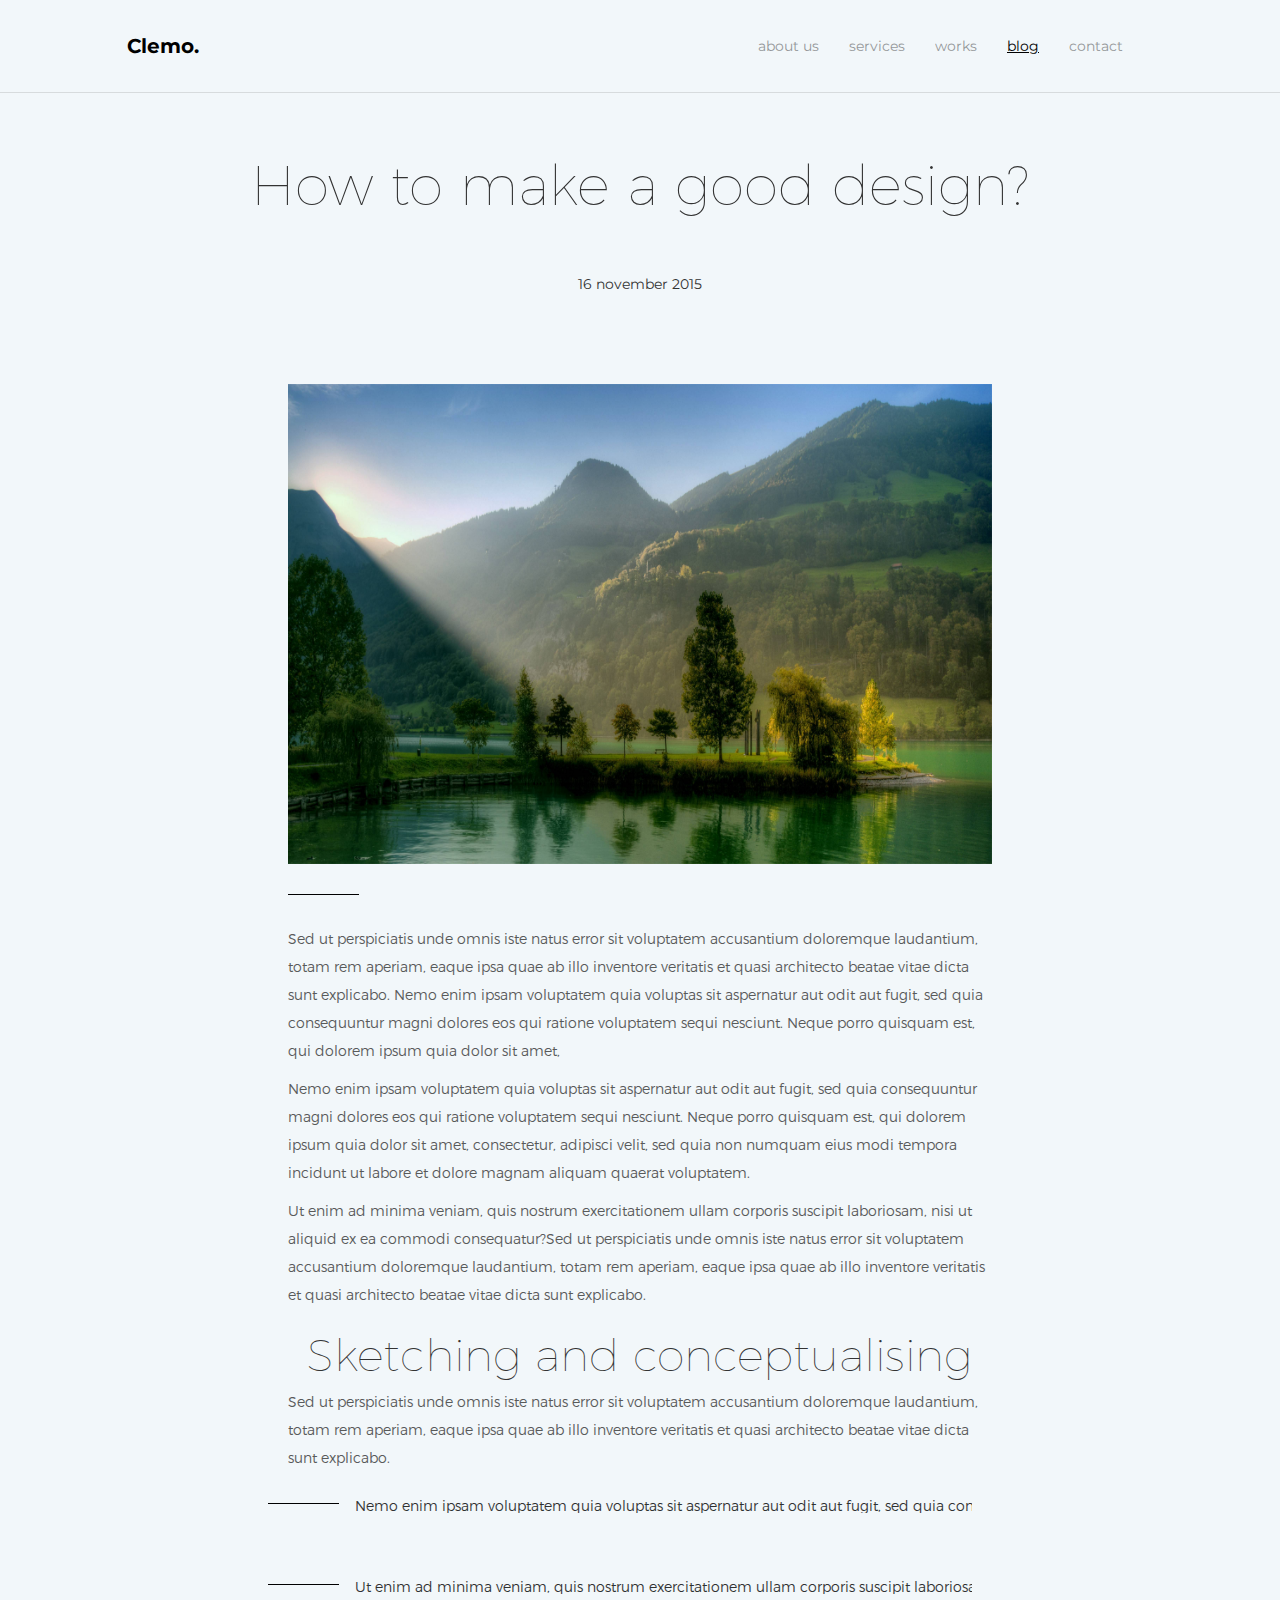
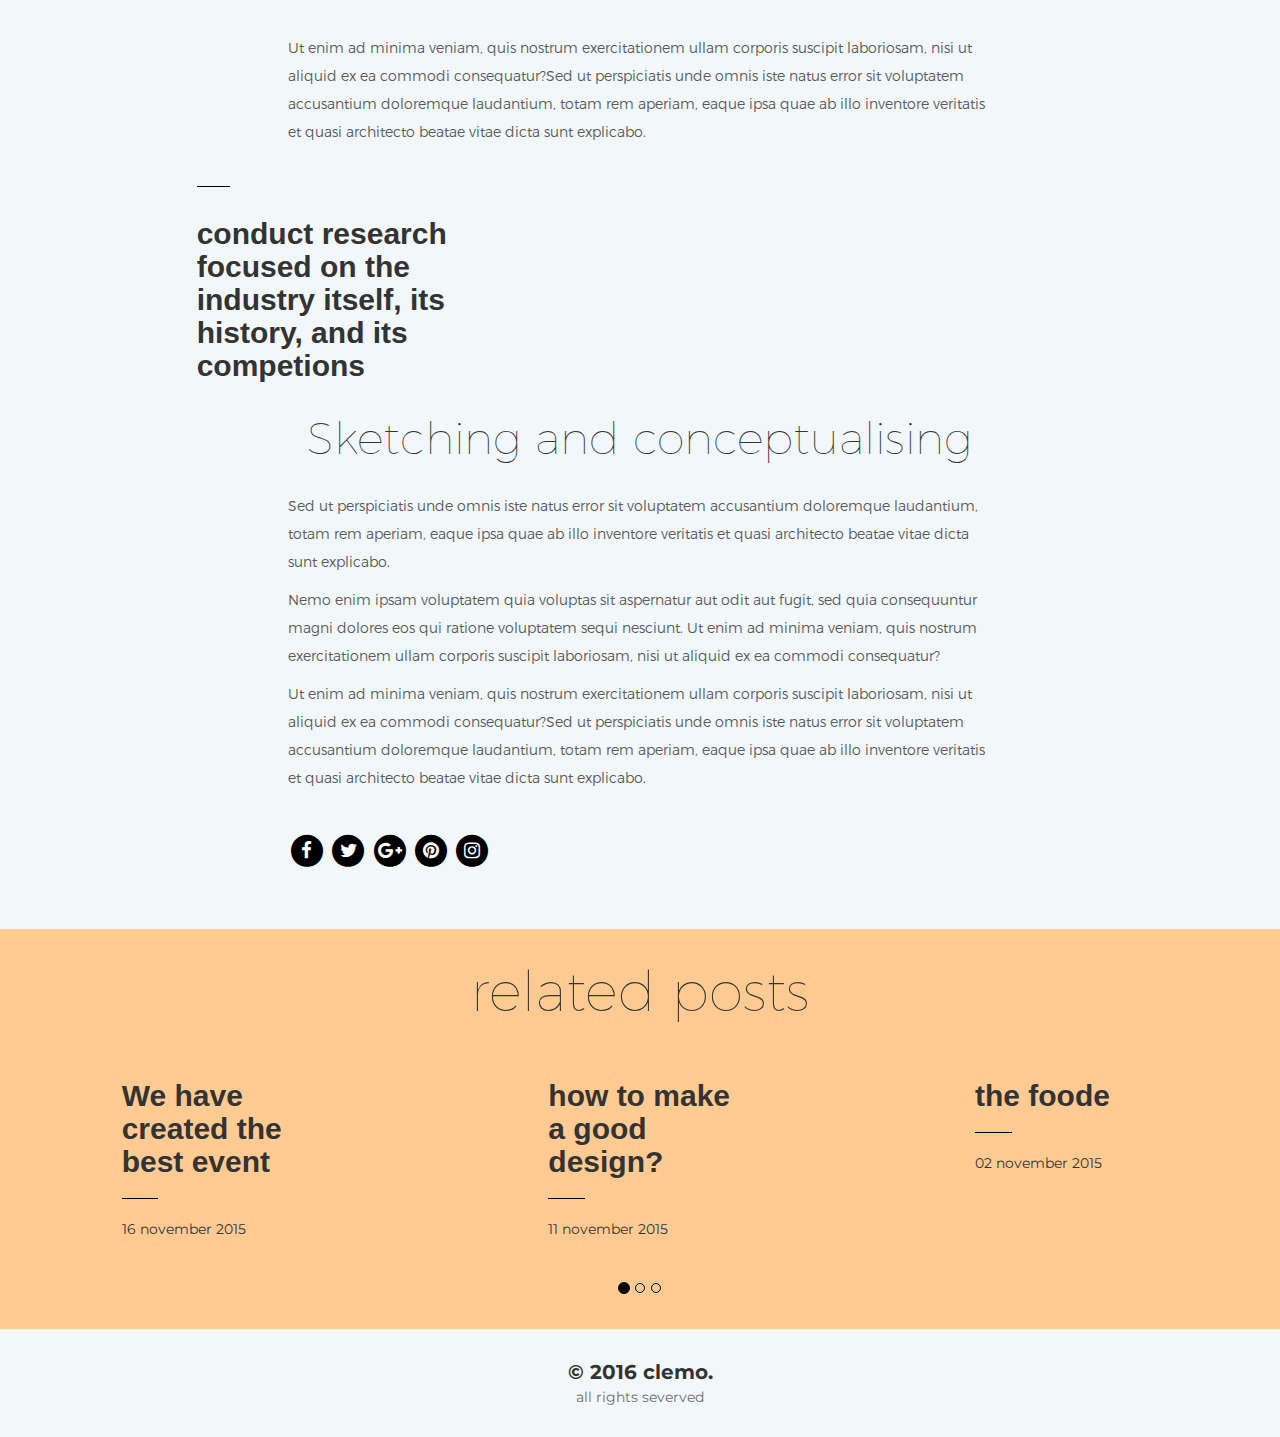
<file: blog-inner.html>
<!DOCTYPE html>
<html>
<head>
	<meta charset="utf-8">
	<meta http-equiv="X-UA-Compatible" content="IE=edge">
	<meta name="viewport" content="width=device-width, initial-scale=1">
	<title>Clemo</title>
	<link href="css/reset.css" rel="stylesheet">
	<link href="css/bootstrap.min.css" rel="stylesheet" >
	<link href="css/font-awesome.min.css" rel="stylesheet"/>
	<link href="css/styles.css" rel="stylesheet">
	<link href="css/header.css" rel="stylesheet">
	<link href="css/footer.css" rel="stylesheet">
	<link href="css/slide-related.css" rel="stylesheet">
	<link href="css/styles-blog-inner.css" rel="stylesheet">

	<link href="https://fonts.googleapis.com/css?family=Montserrat:400,700" rel="stylesheet">
	<script src="https://ajax.googleapis.com/ajax/libs/jquery/3.1.1/jquery.min.js"></script>
	<script src="js/bootstrap.min.js"></script>
	<script src="js/header.js"></script>
</head>
<body>
<div id="wrapper">
	<header>
		<nav class="navbar navbar-default">
         <div class="navbar-header">
              <button type="button" class="navbar-toggle" data-toggle="collapse" data-target="#menu">
                  <span class="sr-only">Toggle navigation</span>
                  <i class="fa fa-bars fa-2x" aria-hidden="true"></i>
              </button>
              <a href="index.html" class="navbar-brand">Clemo.</a>
          </div>

          <div id="menu" class="navbar-collapse collapse">
              <ul class="nav navbar-nav">
                  <li class="text-center"><a href="about-us.html" class="">about us</a></li>
                  <li class="text-center"><a href="services.html" >services</a></li>
                  <li class="text-center"><a href="works.html">works</a></li>
                  <li class="text-center"><a href="blog.html" class="active-nav">blog</a></li>
                  <li class="text-center"><a href="contact.html">contact</a></li>
              </ul>
          </div>
      </nav>
	</header>
	<hr id="header-hr">
	<main>
		<h2 class="text-center title" style="margin: 60px 0">How to make a good design?</h2>
		<p class="text-center">16 november 2015</p>
		<section id="blog-spot" class="container-fluid">
			<div class="col-lg-8 col-lg-offset-2 col-md-8 col-md-offset-2 col-sm-12 col-sm-offset-1">
				<img src="images/756-480.jpg" class="img-756-480" alt="756 580">
				<hr class="hr-div">
				<div id="text1">
					<p>
						Sed ut perspiciatis unde omnis iste natus error sit voluptatem accusantium doloremque laudantium, totam rem aperiam, eaque ipsa quae ab illo inventore veritatis et quasi architecto beatae vitae dicta sunt explicabo.
						Nemo enim ipsam voluptatem quia voluptas sit aspernatur aut odit aut fugit, sed quia consequuntur magni dolores eos qui ratione voluptatem sequi nesciunt. Neque porro quisquam est, qui dolorem ipsum quia dolor sit amet,</p>
						<p>
						Nemo enim ipsam voluptatem quia voluptas sit aspernatur aut odit aut fugit, sed quia consequuntur magni dolores eos qui ratione voluptatem sequi nesciunt. Neque porro quisquam est, qui dolorem ipsum quia dolor sit amet, consectetur, adipisci velit, sed quia non numquam eius modi tempora incidunt ut labore et dolore magnam aliquam quaerat voluptatem.</p>
						<p>
						Ut enim ad minima veniam, quis nostrum exercitationem ullam corporis suscipit laboriosam, nisi ut aliquid ex ea commodi consequatur?Sed ut perspiciatis unde omnis iste natus error sit voluptatem accusantium doloremque laudantium, totam rem aperiam, eaque ipsa quae ab illo inventore veritatis et quasi architecto beatae vitae dicta sunt explicabo.
						</p>
				</div>
				<div id="text2">
					<h3 class="title text-center" style="font-size: 45px">Sketching and conceptualising</h3>
					<p>
					Sed ut perspiciatis unde omnis iste natus error sit voluptatem accusantium doloremque laudantium, totam rem aperiam, eaque ipsa quae ab illo inventore veritatis et quasi architecto beatae vitae dicta sunt explicabo. </p>
					<hr class="hr-text" data-content="Nemo enim ipsam voluptatem quia voluptas sit aspernatur aut odit aut fugit, sed quia consequuntur magni dolores eos qui ratione voluptatem sequi nesciunt.">
					<br>

					<hr class="hr-text" data-content="Ut enim ad minima veniam, quis nostrum exercitationem ullam corporis suscipit laboriosam, nisi ut aliquid ex ea commodi consequatur?">
					<br>

					<p>
						Ut enim ad minima veniam, quis nostrum exercitationem ullam corporis suscipit laboriosam, nisi ut aliquid ex ea commodi consequatur?Sed ut perspiciatis unde omnis iste natus error sit voluptatem accusantium doloremque laudantium, totam rem aperiam, eaque ipsa quae ab illo inventore veritatis et quasi architecto beatae vitae dicta sunt explicabo.
					</p>
				</div>
			</div>

			<div id="quote-blog-inner" class="col-lg-4 col-lg-offset-1">
				<hr class="hr-div">
				<h2>conduct research focused on the industry itself, its history, and its competions</h2>
			</div>

			<div class="col-lg-8 col-lg-offset-2 col-md-8 col-md-offset-2 col-sm-12 col-sm-offset-1">
				<h3 class="title text-center" style="font-size: 45px; margin-bottom: 30px;">Sketching and conceptualising</h3>
				<p>Sed ut perspiciatis unde omnis iste natus error sit voluptatem accusantium doloremque laudantium, totam rem aperiam, eaque ipsa quae ab illo inventore veritatis et quasi architecto beatae vitae dicta sunt explicabo. </p>

				<p>Nemo enim ipsam voluptatem quia voluptas sit aspernatur aut odit aut fugit, sed quia consequuntur magni dolores eos qui ratione voluptatem sequi nesciunt. Ut enim ad minima veniam, quis nostrum exercitationem ullam corporis suscipit laboriosam, nisi ut aliquid ex ea commodi consequatur?</p>

				<p>Ut enim ad minima veniam, quis nostrum exercitationem ullam corporis suscipit laboriosam, nisi ut aliquid ex ea commodi consequatur?Sed ut perspiciatis unde omnis iste natus error sit voluptatem accusantium doloremque laudantium, totam rem aperiam, eaque ipsa quae ab illo inventore veritatis et quasi architecto beatae vitae dicta sunt explicabo.</p>
				<div id="social">
							<a class="fa-stack fa-lg" role="button" href="" target="_blank">
        						<i class="fa fa-circle fa-stack-2x"></i>
        					  	<i class="fa fa-facebook fa-stack-1x"></i>
    						</a>

    						<a class="fa-stack fa-lg" role="button" href="" target="_blank">
        						<i class="fa fa-circle fa-stack-2x"></i>
        					  	<i class="fa fa-twitter fa-stack-1x"></i>
    						</a>

    						<a class="fa-stack fa-lg" role="button" href="" target="_blank">
        						<i class="fa fa-circle fa-stack-2x"></i>
        					  	<i class="fa fa-google-plus fa-stack-1x"></i>
    						</a>

    						<a class="fa-stack fa-lg" role="button" href="" target="_blank">
        						<i class="fa fa-circle fa-stack-2x"></i>
        					  	<i class="fa fa-pinterest fa-stack-1x"></i>
    						</a>

    						<a class="fa-stack fa-lg" role="button" href="" target="_blank">
        						<i class="fa fa-circle fa-stack-2x"></i>
        					  	<i class="fa fa-instagram fa-stack-1x"></i>
    						</a>
				</div>
			</div>
		</section>

		<section class="container-fluid" style="padding: 0">
			<div id="slide-related" class="carousel" data-ride="carousel">
				<ol id="indicators-slide-related" class="carousel-indicators">
					<li data-target="#slide-related" data-slide-to="0" class="active" number="1"></li>
					<li data-target="#slide-related" data-slide-to="1" number="2"></li>
    				<li data-target="#slide-related" data-slide-to="2" number="3"></li>
				</ol>

				<div id="wrapper-slide-related" class="carousel-inner" role="listbox">
					<div id="mySlide-related" class="item active">
						<h2 class="text-center title" style="padding: 30px 0">related posts</h2>

						<div class="col-lg-2 col-md-2 col-sm-2 col-xs-12 col-lg-offset-1  col-md-offset-1 col-sm-offset-1 col-xs-offset-3">
							<h2>We have created the best event</h2>
							<hr>
							<p>16 november 2015</p>
						</div>

						<div class="col-lg-2 col-md-2 col-sm-2 col-xs-12 col-lg-offset-2 col-md-offset-2 col-sm-offset-2 col-xs-offset-3">
							<h2>how to make a good design?</h2>
							<hr>
							<p>11 november 2015</p>
						</div>

						<div class="col-lg-2 col-md-2 col-sm-2 col-xs-12 col-lg-offset-2 col-md-offset-2 col-sm-offset-2 col-xs-offset-3">
							<h2>the foode</h2>
							<hr>
							<p>02 november 2015</p>
						</div>
					</div>

					<div id="mySlide-related" class="item">
						<h2 class="text-center title" style="padding: 30px 0">related posts</h2>

						<div class="col-lg-2 col-md-2 col-sm-2 col-xs-12 col-lg-offset-1  col-md-offset-1 col-sm-offset-1 col-xs-offset-3">
							<h2>how to make a good cake?</h2>
							<hr>
							<p>16 november 2015</p>
						</div>

						<div class="col-lg-2 col-md-2 col-sm-2 col-xs-12 col-lg-offset-2 col-md-offset-2 col-sm-offset-2 col-xs-offset-3">
							<h2>how to make a good design?</h2>
							<hr>
							<p>11 november 2015</p>
						</div>

						<div class="col-lg-2 col-md-2 col-sm-2 col-xs-12 col-lg-offset-2 col-md-offset-2 col-sm-offset-2 col-xs-offset-3">
							<h2>the foode</h2>
							<hr>
							<p>02 november 2015</p>
						</div>
					</div>

					<div id="mySlide-related" class="item">
						<h2 class="text-center title" style="padding: 30px 0">related posts</h2>

						<div class="col-lg-2 col-md-2 col-sm-2 col-xs-12 col-lg-offset-1  col-md-offset-1 col-sm-offset-1 col-xs-offset-3">
							<h2>We have created the best event</h2>
							<hr>
							<p>16 november 2015</p>
						</div>

						<div class="col-lg-2 col-md-2 col-sm-2 col-xs-12 col-lg-offset-2 col-md-offset-2 col-sm-offset-2 col-xs-offset-3">
							<h2>how to make a good design?</h2>
							<hr>
							<p>11 november 2015</p>
						</div>

						<div class="col-lg-2 col-md-2 col-sm-2 col-xs-12 col-lg-offset-2 col-md-offset-2 col-sm-offset-2 col-xs-offset-3">
							<h2>the foode</h2>
							<hr>
							<p>02 november 2015</p>
						</div>
					</div>
				</div>
			</div>
		</section>
	</main>

	<footer class="content-info">
		<div class="footer-bottom text-center">
			<p>&copy; 2016 clemo.</p>
			<p>all rights severved</p>
		</div>
	</footer>
	<!-- end footer -->
</div>

</body>
</html>
</file>
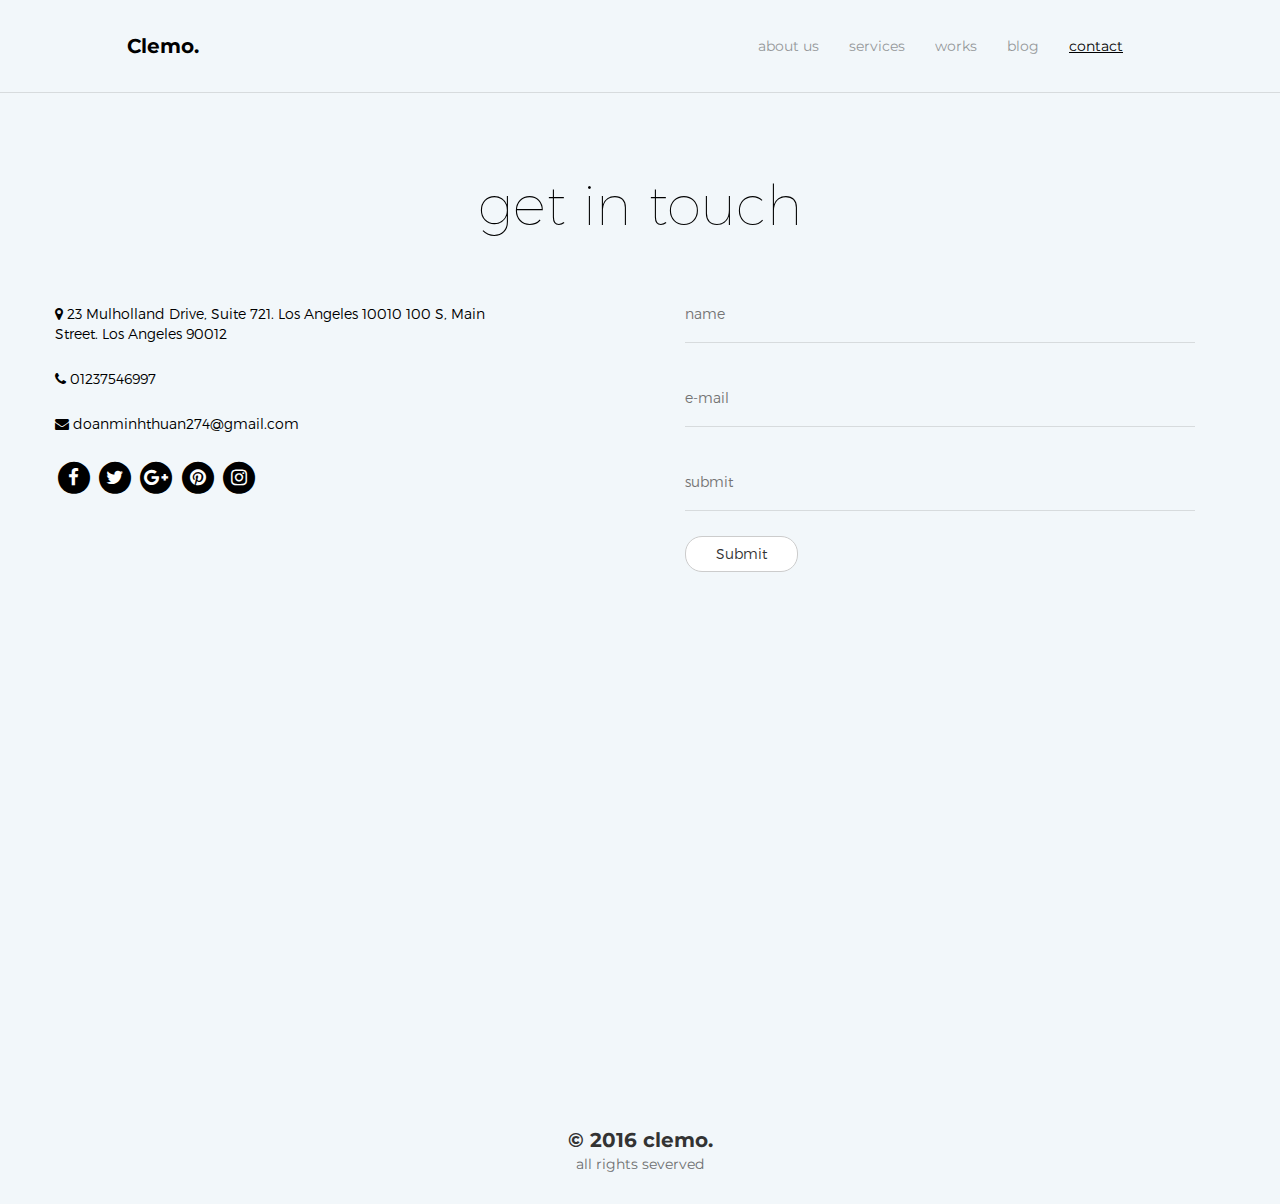
<file: contact.html>
<!DOCTYPE html>
<html>
<head>
	<meta charset="utf-8">
	<meta http-equiv="X-UA-Compatible" content="IE=edge">
	<meta name="viewport" content="width=device-width, initial-scale=1">
	<title>Clemo</title>
	<link href="css/reset.css" rel="stylesheet">
	<link href="css/bootstrap.min.css" rel="stylesheet" >
	<link href="css/font-awesome.min.css" rel="stylesheet"/>
	<link href="css/styles.css" rel="stylesheet">
	<link href="css/header.css" rel="stylesheet">
	<link href="css/footer.css" rel="stylesheet">
	<link href="css/contact-footer.css" rel="stylesheet">

	
	<link href="https://fonts.googleapis.com/css?family=Montserrat:400,700" rel="stylesheet">

	<script src="https://ajax.googleapis.com/ajax/libs/jquery/3.1.1/jquery.min.js"></script>
	<script src="js/bootstrap.min.js"></script>

</head>
<body>
<div id="wrapper">
	<header>
		<nav class="navbar navbar-default">
         <div class="navbar-header">
              <button type="button" class="navbar-toggle" data-toggle="collapse" data-target="#menu">
                  <span class="sr-only">Toggle navigation</span>
                  <i class="fa fa-bars fa-2x" aria-hidden="true"></i>
              </button>
              <a href="index.html" class="navbar-brand">Clemo.</a>
          </div>

          <div id="menu" class="navbar-collapse collapse">
              <ul class="nav navbar-nav">
                  <li class="text-center"><a href="about-us.html" class="">about us</a></li>
                  <li class="text-center"><a href="services.html" >services</a></li>
                  <li class="text-center"><a href="works.html">works</a></li>
                  <li class="text-center"><a href="blog.html">blog</a></li>
                  <li class="text-center"><a href="contact.html" class="active-nav">contact</a></li>
              </ul>
          </div>
      </nav>
	</header>
	<hr id="header-hr">
	<footer id="contact-footer" class="content-info">
		<div id="get-in-touch" class="footer-top">
			<div class="container">
				<div id="title-footer">
					<h2 class="text-center">get in touch</h2>
				</div>

				<div class="row">
					<div class="contacts col-lg-6 col-md-6 col-xs-12">
						<ul class="fa-ul">
							<li>
								<span class="fa fa-map-marker"></span>
								<span>23 Mulholland Drive, Suite 721. Los Angeles 10010 100 S, Main Street. Los Angeles 90012</span>
							</li>

							<li>
								<span class="fa fa-phone"></span>
								<span>01237546997</span>
							</li>

							<li>
								<span class="fa fa-envelope"></span>
								<span>doanminhthuan274@gmail.com</span>
							</li>
						</ul>
						<p>
							<a class="fa-stack fa-lg" role="button" href="" target="_blank">
        						<i class="fa fa-circle fa-stack-2x"></i>
        					  <i class="fa fa-facebook fa-stack-1x"></i>
    						</a>

    						<a class="fa-stack fa-lg" role="button" href="" target="_blank">
        						<i class="fa fa-circle fa-stack-2x"></i>
        					  <i class="fa fa-twitter fa-stack-1x"></i>
    						</a>

    						<a class="fa-stack fa-lg" role="button" href="" target="_blank">
        						<i class="fa fa-circle fa-stack-2x"></i>
        					  <i class="fa fa-google-plus fa-stack-1x"></i>
    						</a>

    						<a class="fa-stack fa-lg" role="button" href="" target="_blank">
        						<i class="fa fa-circle fa-stack-2x"></i>
        					  <i class="fa fa-pinterest fa-stack-1x"></i>
    						</a>

    						<a class="fa-stack fa-lg" role="button" href="" target="_blank">
        						<i class="fa fa-circle fa-stack-2x"></i>
        					  <i class="fa fa-instagram fa-stack-1x"></i>
    						</a>

						</p>
					</div>

					<div class="feedback col-lg-6 col-md-6 col-xs-12">
						<div id="submit-box">
								<div id="submit-row">
									<!-- <i class="fa fa-check fa-4x" aria-hidden="true"></i>
									<p>Thank you!<br>Your message has been sent!</p>
									<button id="newMessage-btn" class="btn btn-default btn-footer" type="button"> new message</button>
									<script type="text/javascript" src="js/footer.js"></script> -->
									<div class="col-lg-12 col-md-12 col-xs-12">
										<p id="title-name" class="title-input">name</p>
										<input class="optin" type="text" name="name" placeholder="name">
										<hr>
									</div>

									<div class="col-lg-12 col-md-12 col-xs-12">
										<p id="title-email" class="title-input">e-mail</p>
										<input class="optin" type="text" name="email" placeholder="e-mail">
										<hr>
									</div>

									<div class="col-lg-12 col-md-12 col-xs-12">
										<p id="title-submit" class="title-input">submit</p>
										<input class="optin" type="text" name="submit" placeholder="submit">
										<hr>
									</div>

									<div class="col-lg-12 col-md-12 col-xs-12">
										<button id="submit-btn" class="btn btn-default btn-footer" href="" type="button">
											Submit
										</button>
									</div>
									<script type="text/javascript" src="js/footer.js"></script>
								</div>
						</div>
					</div>
				</div>
			</div>
		</div>
		<iframe src="https://www.google.com/maps/embed?pb=!1m18!1m12!1m3!1d6448.232105832928!2d108.15840446244428!3d16.058132418077093!2m3!1f0!2f0!3f0!3m2!1i1024!2i768!4f13.1!3m3!1m2!1s0x31421934fe1a5519%3A0x45d1b7d53847d39f!2zSMOyYSBLaMOhbmggTmFtLCBMacOqbiBDaGnhu4N1LCBEYSBOYW5nLCBWaWV0bmFt!5e0!3m2!1sen!2s!4v1480387938126" width="600" height="450" frameborder="0" style="border:0" allowfullscreen></iframe>
		<div class="footer-bottom text-center">
			<p>&copy; 2016 clemo.</p>
			<p>all rights severved</p>
		</div>
	</footer>
	<!-- end footer -->
</div>
<script src="js/header.js"></script>
</body>
</html>
</file>
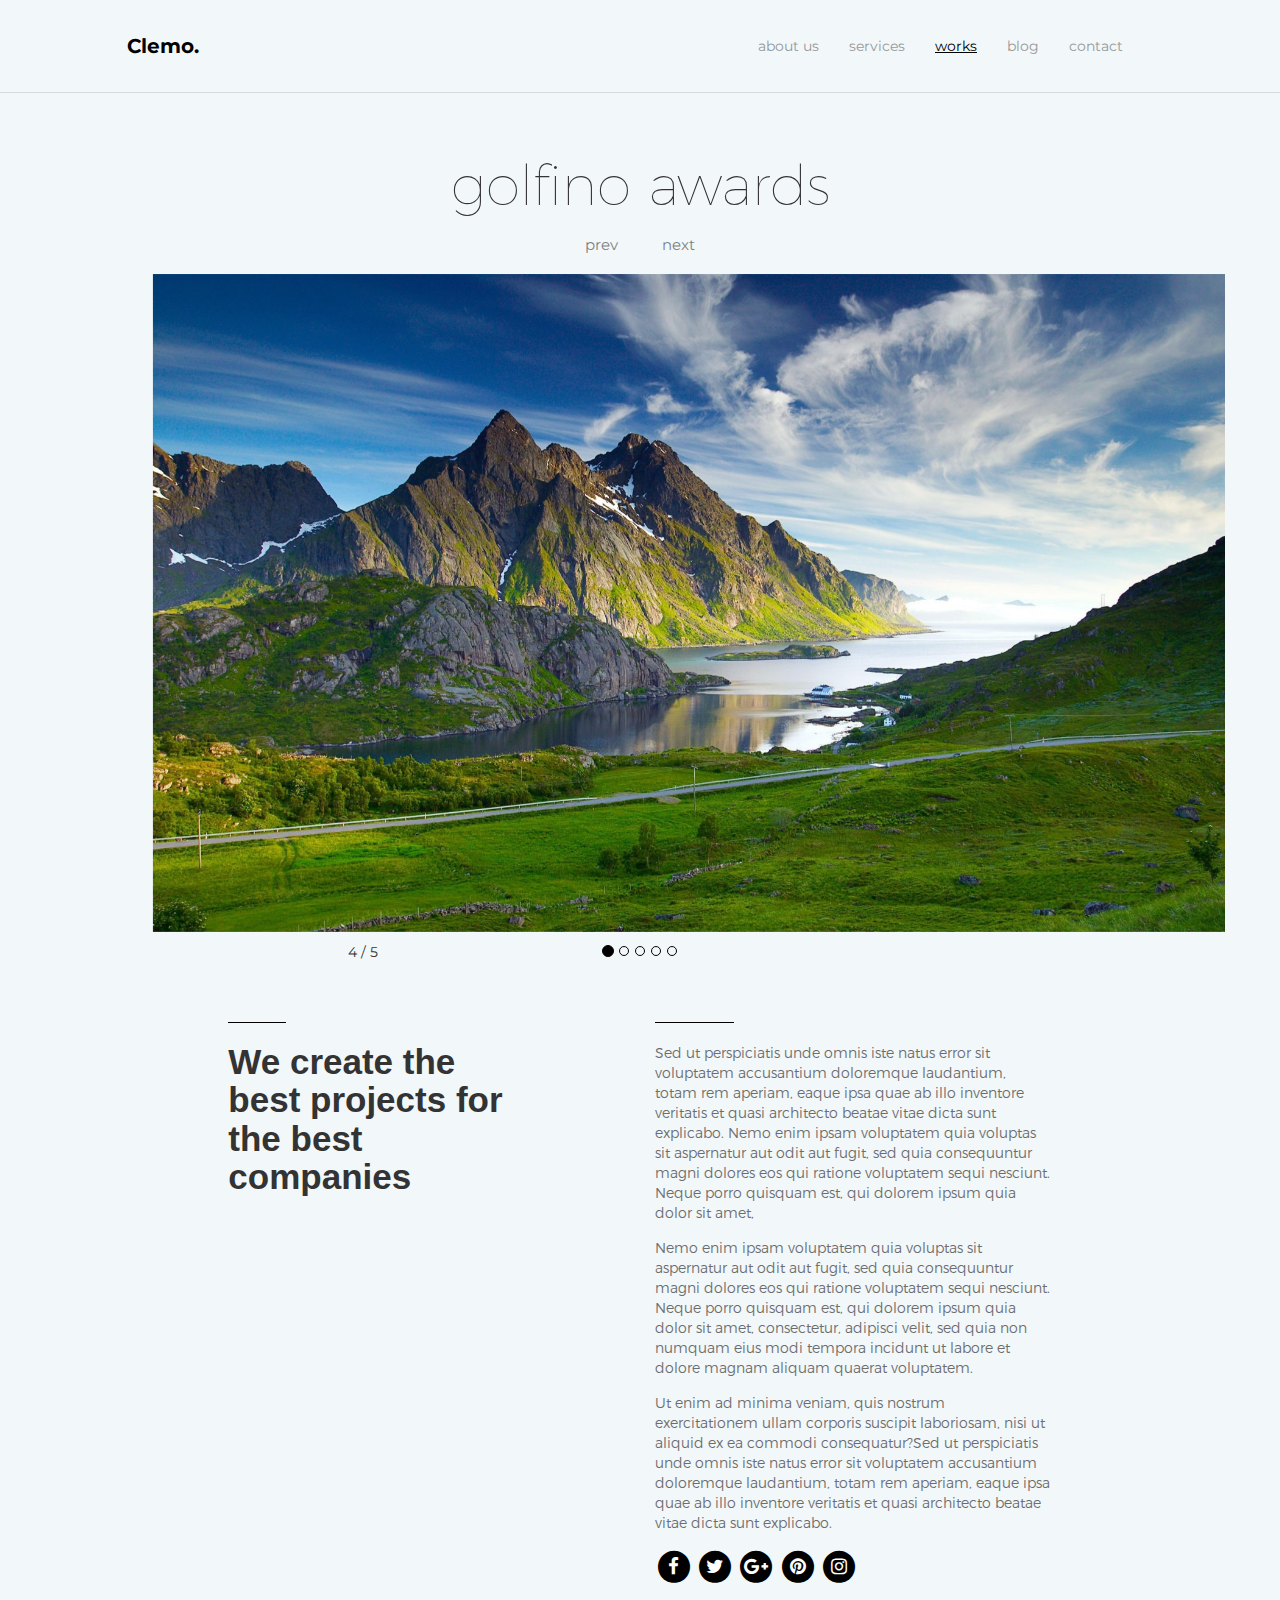
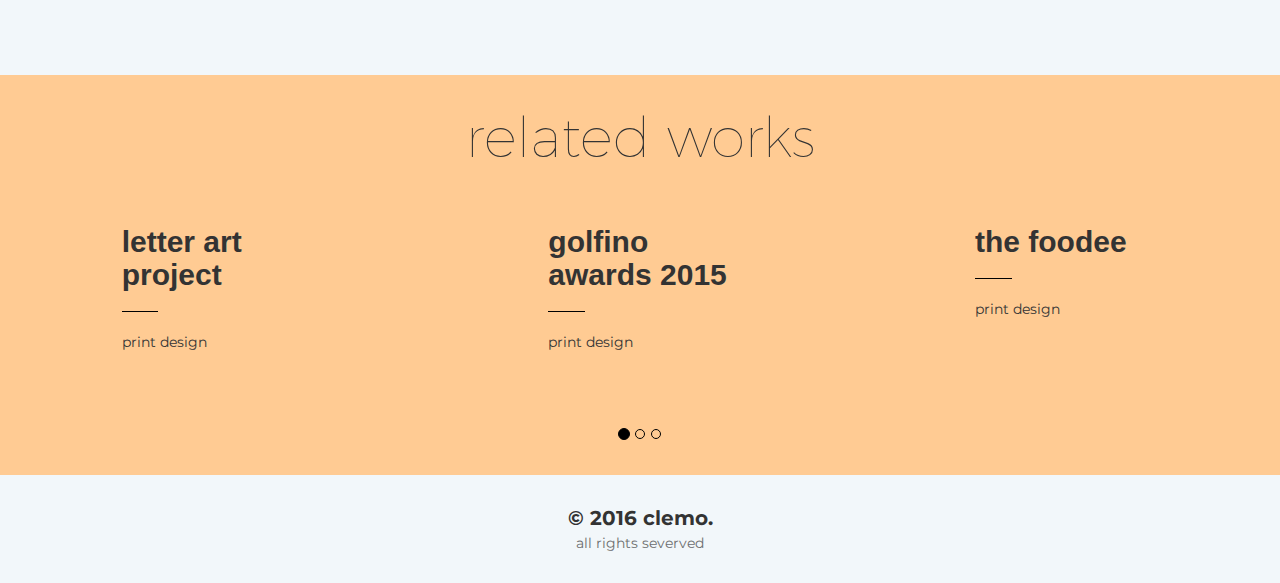
<file: work.html>
<!DOCTYPE html>
<html>
<head>
	<meta charset="utf-8">
	<meta http-equiv="X-UA-Compatible" content="IE=edge">
	<meta name="viewport" content="width=device-width, initial-scale=1">
	<title>Clemo</title>
	<link href="css/reset.css" rel="stylesheet">
	<link href="css/bootstrap.min.css" rel="stylesheet" >
	<link href="css/font-awesome.min.css" rel="stylesheet"/>
	<link href="css/styles.css" rel="stylesheet">
	<link href="css/header.css" rel="stylesheet">
	<link href="css/footer.css" rel="stylesheet">
	<link href="css/slide-work.css" rel="stylesheet">
	<link href="css/styles-work.css" rel="stylesheet">
	<link href="css/slide-related.css" rel="stylesheet">

	<link href="https://fonts.googleapis.com/css?family=Montserrat:400,700" rel="stylesheet">
	<script src="https://ajax.googleapis.com/ajax/libs/jquery/3.1.1/jquery.min.js"></script>
	<script src="js/bootstrap.min.js"></script>
</head>
<body>
<div id="wrapper">
	<header>
		<nav class="navbar navbar-default">
         <div class="navbar-header">
              <button type="button" class="navbar-toggle" data-toggle="collapse" data-target="#menu">
                  <span class="sr-only">Toggle navigation</span>
                  <i class="fa fa-bars fa-2x" aria-hidden="true"></i>
              </button>
              <a href="index.html" class="navbar-brand">Clemo.</a>
          </div>

          <div id="menu" class="navbar-collapse collapse">
              <ul class="nav navbar-nav">
                  <li class="text-center"><a href="about-us.html" class="">about us</a></li>
                  <li class="text-center"><a href="services.html" >services</a></li>
                  <li class="text-center"><a href="works.html" class="active-nav">works</a></li>
                  <li class="text-center"><a href="blog.html">blog</a></li>
                  <li class="text-center"><a href="contact.html">contact</a></li>
              </ul>
          </div>
      </nav>
	</header>
	<hr id="header-hr">

	<main>
		<h2 class="text-center title" style="margin: 60px 0">golfino awards</h2>

		<section>
			<div class="container">
				<div id="slider-work" class="carousel slide" data-ride="carousel">

					<ol id="control-slide-work">
						<!-- Left and right controls -->
    					<a class="left" href="#slider-work" role="button" data-slide="prev">
      					<span>prev</span>
      					<span class="sr-only">Previous</span>
    					</a>
    					<a class="right" href="#slider-work" role="button" data-slide="next">
    						<span>next</span>
      					<span class="sr-only">Next</span>
    					</a>
					</ol>

					<!-- Indicators -->
					<ol id="indicators-slide-work" class="carousel-indicators">
						<li data-target="#slider-work" data-slide-to="0" class="active" number="1"></li>
						<li data-target="#slider-work" data-slide-to="1" number="2"></li>
    					<li data-target="#slider-work" data-slide-to="2" number="3"></li>
    					<li data-target="#slider-work" data-slide-to="3" number="4"></li>
    					<li data-target="#slider-work" data-slide-to="4" number="5"></li>
					</ol>

					<span id="number-slide">4 / 5</span>

					<!-- wrapper for slides -->
					<div id="wrapper-slide-work" class="carousel-inner" role="listbox">
						<div id="mySlide-work" class="item active">
							<img src="images/952-618.jpg" class="img-952-618 col-lg-offset-1">
						</div>

						<div id="mySlide-work" class="item ">
							<img src="images/952-618.jpg" class="img-952-618 col-lg-offset-1">
						</div>

						<div id="mySlide-work" class="item ">
							<img src="images/952-618.jpg" class="img-952-618 col-lg-offset-1">
						</div>

						<div id="mySlide-work" class="item ">
							<img src="images/952-618.jpg" class="img-952-618 col-lg-offset-1">
						</div>

						<div id="mySlide-work" class="item ">
							<img src="images/952-618.jpg" class="img-952-618 col-lg-offset-1">
						</div>
					</div>

					
				</div>
			</div>
		</section> <!-- slideshow golfino awards -->

		<section class="container-fluid" style="margin: 70px 0">
			<div class="row">
				<div id="quote-work" class="col-lg-3 col-md-3 col-sm-12 col-lg-offset-2 col-md-offset-2">
					<hr>
					<p>We create the best projects for the best companies</p>
				</div>

				<div id="content-work" class="col-lg-4 col-md-4 col-sm-12 col-lg-offset-1 col-md-offset-1">
					<hr>
					<p>
						Sed ut perspiciatis unde omnis iste natus error sit voluptatem accusantium doloremque laudantium, totam rem aperiam, eaque ipsa quae ab illo inventore veritatis et quasi architecto beatae vitae dicta sunt explicabo.
						Nemo enim ipsam voluptatem quia voluptas sit aspernatur aut odit aut fugit, sed quia consequuntur magni dolores eos qui ratione voluptatem sequi nesciunt. Neque porro quisquam est, qui dolorem ipsum quia dolor sit amet,</p>
						<p>
						Nemo enim ipsam voluptatem quia voluptas sit aspernatur aut odit aut fugit, sed quia consequuntur magni dolores eos qui ratione voluptatem sequi nesciunt. Neque porro quisquam est, qui dolorem ipsum quia dolor sit amet, consectetur, adipisci velit, sed quia non numquam eius modi tempora incidunt ut labore et dolore magnam aliquam quaerat voluptatem.</p>
						<p>
						Ut enim ad minima veniam, quis nostrum exercitationem ullam corporis suscipit laboriosam, nisi ut aliquid ex ea commodi consequatur?Sed ut perspiciatis unde omnis iste natus error sit voluptatem accusantium doloremque laudantium, totam rem aperiam, eaque ipsa quae ab illo inventore veritatis et quasi architecto beatae vitae dicta sunt explicabo.
						</p>
						<div>
							<a class="fa-stack fa-lg" role="button" href="" target="_blank">
        						<i class="fa fa-circle fa-stack-2x"></i>
        					  <i class="fa fa-facebook fa-stack-1x"></i>
    						</a>

    						<a class="fa-stack fa-lg" role="button" href="" target="_blank">
        						<i class="fa fa-circle fa-stack-2x"></i>
        					  <i class="fa fa-twitter fa-stack-1x"></i>
    						</a>

    						<a class="fa-stack fa-lg" role="button" href="" target="_blank">
        						<i class="fa fa-circle fa-stack-2x"></i>
        					  <i class="fa fa-google-plus fa-stack-1x"></i>
    						</a>

    						<a class="fa-stack fa-lg" role="button" href="" target="_blank">
        						<i class="fa fa-circle fa-stack-2x"></i>
        					  <i class="fa fa-pinterest fa-stack-1x"></i>
    						</a>

    						<a class="fa-stack fa-lg" role="button" href="" target="_blank">
        						<i class="fa fa-circle fa-stack-2x"></i>
        					  <i class="fa fa-instagram fa-stack-1x"></i>
    						</a>

						</div>
				</div>

			</div>
		</section>

		<section class="container-fluid" style="padding: 0">
			<div id="slide-related" class="carousel slide" data-ride="carousel">
				<ol id="indicators-slide-related" class="carousel-indicators">
					<li data-target="#slide-related" data-slide-to="0" class="active" number="1"></li>
					<li data-target="#slide-related" data-slide-to="1" number="2"></li>
    				<li data-target="#slide-related" data-slide-to="2" number="3"></li>
				</ol>

				<div id="wrapper-slide-related" class="carousel-inner" role="listbox">
					<div id="mySlide-related" class="item active">
						<h2 class="text-center title" style="padding: 30px 0">related works</h2>

						<div class="col-lg-2 col-md-2 col-sm-2 col-xs-12 col-lg-offset-1  col-md-offset-1 col-sm-offset-1 col-xs-offset-3">
							<h2>letter art project</h2>
							<hr>
							<p>print design</p>
						</div>

						<div class="col-lg-2 col-md-2 col-sm-2 col-xs-12 col-lg-offset-2 col-md-offset-2 col-sm-offset-2 col-xs-offset-3">
							<h2>golfino awards 2015</h2>
							<hr>
							<p>print design</p>
						</div>

						<div class="col-lg-2 col-md-2 col-sm-2 col-xs-12 col-lg-offset-2 col-md-offset-2 col-sm-offset-2 col-xs-offset-3">
							<h2>the foodee</h2>
							<hr>
							<p>print design</p>
						</div>
					</div>

					<div id="mySlide-related" class="item">
						<h2 class="text-center title" style="padding: 30px 0">related works</h2>

						<div class="col-lg-2 col-md-2 col-sm-2 col-xs-12 col-lg-offset-1  col-md-offset-1 col-sm-offset-1 col-xs-offset-3">
							<h2>letter art project</h2>
							<hr>
							<p>print design</p>
						</div>

						<div class="col-lg-2 col-md-2 col-sm-2 col-xs-12 col-lg-offset-2 col-md-offset-2 col-sm-offset-2 col-xs-offset-3">
							<h2>golfino awards 2015</h2>
							<hr>
							<p>print design</p>
						</div>

						<div class="col-lg-2 col-md-2 col-sm-2 col-xs-12 col-lg-offset-2 col-md-offset-2 col-sm-offset-2 col-xs-offset-3">
							<h2>the foodee</h2>
							<hr>
							<p>print design</p>
						</div>
					</div>

					<div id="mySlide-related" class="item">
						<h2 class="text-center title" style="padding: 30px 0">related works</h2>

						<div class="col-lg-2 col-md-2 col-sm-2 col-xs-12 col-lg-offset-1  col-md-offset-1 col-sm-offset-1 col-xs-offset-3">
							<h2>letter art project</h2>
							<hr>
							<p>print design</p>
						</div>

						<div class="col-lg-2 col-md-2 col-sm-2 col-xs-12 col-lg-offset-2 col-md-offset-2 col-sm-offset-2 col-xs-offset-3">
							<h2>golfino awards 2015</h2>
							<hr>
							<p>print design</p>
						</div>

						<div class="col-lg-2 col-md-2 col-sm-2 col-xs-12 col-lg-offset-2 col-md-offset-2 col-sm-offset-2 col-xs-offset-3">
							<h2>the foodee</h2>
							<hr>
							<p>print design</p>
						</div>
					</div>
				</div>
			</div>
		</section>
	</main>

	
	<footer class="content-info">
		<div class="footer-bottom text-center">
			<p>&copy; 2016 clemo.</p>
			<p>all rights severved</p>
		</div>
	</footer>
	<!-- end footer -->
<script type="text/javascript" src="js/slide-work.js"></script>
</div>
<script src="js/header.js"></script>
</body>
</html>
</file>
<file: css/styles.css>
*{
	box-sizing: border-box;
}

/*@font-face {
	font-family: 'Montserrat Light';
	src: url('../fonts/Montserrat-Light.tff');
}*/

@font-face {
	font-family: 'Montserrat Hairline';
	src: url('../fonts/Montserrat-Hairline.ttf');
}

@font-face {
	font-family: 'Montserrat Bold';
	scr: url('../fonts/Montserrat-Bold.ttf');
}

@font-face {
    font-family: 'Montserrat Light';
    font-style: normal;
    font-weight: 400;
    src: local('Montserrat Light'), local('Montserrat-Light'),
        url('../fonts/Montserrat-Light.woff') format('woff'),
        url('../fonts/Montserrat-Light.otf') format('truetype');
}

@font-main: 'Montserrat Light', sans-serif;
@font-title: 'Montserrat Hairline', sans-serif;
@font-bold: 'Montserrat Bold', sans-serif;

@color-main: #ffcb93;

/*@font-face {
	font-family: 'Montserrat Light';
	scr: url('../fonts/Montserrat-Light.ttf');
}*/

body{
	font-family: 'Montserrat', sans-serif;
}


.container {
	padding: 0;
}

#wrapper {
/*	margin-left: 60px;
	margin-right: 60px;
	margin-top: 30px;*/
	margin: 0;
}
/*
navbar css */


.big-space {
	padding: 45px;
}

/*size img */
.img-364-590 {
	max-height: 100%;
	max-width: 100%;
	width: 100%;
	height: 590px;
}

.img-756-480 {
	max-height: 100%;
	max-width: 100%;
	width: 100%;
	height: 480px;
}

.img-364-364 {
	max-height: 100%;
	max-width: 100%;
	width: 100%;
	height: 364px;
}

.img-952-618 {
	max-height: 100%;
	max-width: 100%;
	width: 100%;
	height: 618px;
}
/*
slide */
.carousel-indicators .active {
	background-color: black;
}

.carousel-indicators li {
	border: 1px solid black;
}

.title {
	font-size: 55px;
	font-family: 'Montserrat Hairline', sans-serif;
}

@media (max-width: 768px) {
	.title {
		font-size: 35px;
	}
}

.col-5 {
	padding: 0;
	width: 20%;
	float: left;
}

hr{
	border-top: 1px solid #D7DBDD;
}

footer hr{
	margin-bottom: 0;
}

.margin-top-80 {
	margin-top: 80px;
}

.margin-top-120{
	margin-top: 120px;
}

.margin-120 {
	margin-top: 120px;
	margin-bottom: 120px;
}

.padding-top-60 {
	padding-top: 60px;
}

.padding-60 {
	padding: 60px;
}

.padding-30 {
	padding: 30px;
}

.padding-top-30 {
	padding-top: 30px;
}

body {
	background-color: #F2F7FA;
}
</file>
<file: css/header.css>
header {
	margin-left: 14vh;
	margin-right: 14vh;
	margin-top: 20px;
}

nav {
	background-color: #F2F7FA !important;
	border-color: #F2F7FA !important;
}

#menu {
	float: right;
}

.navbar-header > .navbar-brand {
	font-size: 20px;
	font-weight: bold;
	padding-left: 0;
	color: black;
}



.navbar-nav > li > a{
	color: black !important;
	opacity: .4;
	font-size: 14px;
}

.active-nav{
	opacity: 1 !important ;
	text-decoration: underline !important;
}

/*.nav>li>a:focus, .nav>li>a:hover{
	opacity: 1;
	color: black;
}
*/

@media (max-width: 768px) {
	header {
		margin: 1vh;
	}

	#menu {
		float: none;
	}
}
</file>
<file: css/footer.css>
.footer-top {
	width: 100%;
	height: auto;
	background-color: black;
	color: white;
	padding-bottom: 70px;
}

#title-footer h2 {
	font-family: 'Montserrat Hairline', sans-serif;
	font-size: 55px;
	padding: 40px 0;
}

.fa-stack .fa-stack-1x {
	color: black;
}

ul {
	margin-left: 0 !important;
}

.contacts {
	padding-right: 110px;
	font-family: 'Montserrat Light', sans-serif;
}

.fa-ul {
	padding-top: 20px;
}

.fa-ul li {
	margin-bottom: 25px;
}

a.fa-stack {
	color: white;
}

a.fa-stack:hover, a.fa-stack:focus {
	color: #ffcb93;
}

/*submit*/

#submit-box {
	font-family: 'Montserrat Light', sans-serif;
}

#submit-row.row {
	width: 70%;
}

#submit-row div hr {
	margin: 3px 15px 25px 15px;
}

.optin {
	outline: 0;
	border-color: black;
	background-color: black;
	margin-bottom: 5px;
	padding: 0px 15px 10px 15px;
	text-align: left;
	text-overflow: initial;
	overflow: hidden;
}

.title-input {
	margin: 0;
	padding-left: 15px;
	opacity: 0;
	-webkit-transition: all .3;
	   -moz-transition: all .3;
	    -ms-transition: all .3;
	     -o-transition: all .3;
	        transition: all .3;
}

.btn-footer {
	margin-left: 15px;
	border-radius: 17px;
	padding: 7px 30px;
	text-align: center;
}

.btn-footer:hover, .btn-footer:active, .btn-footer:focus {
	background-color: #ffcb93;
	border-color: #ffcb93;
}

.btn-footer:active:focus {
	background-color: #ffcb93;
	border-color: #ffcb93;
	outline: none;
}

.fa-check.fa-4x {
	margin-left: 10px;
}

#submit-row #status-text{
	margin: 15px 0px;
	font-size: 30px;
}

#newMessage-btn{
	margin-top: 5px;
	margin-left: 0;
}

.footer-bottom {
	width: 100%;
	height: auto;
	padding: 30px 0px;
}

.footer-bottom p:first-child {
	font-weight: bold;
	font-size: 1.4em;
	margin-bottom: 0;
}

.footer-bottom p:last-child {
	opacity: .7;
	margin-bottom: 0;
}

@media (max-width: 768px) {
	.contacts {
		padding: 50px;
	}
}
</file>
<file: css/slide-related.css>
#mySlide-related {
	width: 100%;
	height: 400px;
	background-color: #ffcb93;
}

#mySlide-related div h2 {
	font-family: 'Montserrat Bold', sans-serif;
	font-weight: bold;
}

#mySlide-related hr {
		border-top: 1px solid black;
		width: 20%;
		margin-left: 0px;
}


@media (max-width: 994px){
	#mySlide-related {
		height: 450px;
	}
}

@media (max-width: 768px) {
	#mySlide-related {
		height: 600px;
	}
}
</file>
<file: css/styles-blog-inner.css>
#blog-spot {
	 padding: 0; margin: 90px;
	 margin-bottom: 40px;
}

#blog-spot p {
	font-family: 'Montserrat Light', sans-serif;
	opacity: .8;
	line-height: 2em;
}

hr.hr-div {
	border-top: 1px solid black;
	margin-left: 0;
	width: 10%;
	margin-top: 30px;
	margin-bottom: 30px;
}


hr.hr-text {
  line-height: 1em;
  position: relative;
  outline: 0;
  border: 0;
  color: black;
  text-align: left;
  height: 1.5em;
  opacity: 1;
  left: -20px;

  margin: 20px 0;
}
hr.hr-text:before {
  content: '';
  background: linear-gradient(to right, black, black);
  position: absolute;
  left: 0;
  top: 50%;
  width: 10%;
  height: 1px;
}
hr.hr-text:after {
  content: attr(data-content);
  position: absolute;
  display: inline-block;
  color: black;
  left: 80px;
  padding: 0 .5em;
  line-height: 2em;
  opacity: 0.8;
  width: 100%;
  font-family: 'Montserrat Light', sans-serif;
}

#quote-blog-inner h2 {
	font-family: 'Montserrat Bold', sans-serif;
	font-weight: bold;
}

a.fa-stack {
	color: black;
}

.fa-stack .fa-stack-1x {
	color: white;
}

.fa-stack .fa-stack-1x:hover {
	color: black;
}

#social {
	margin-top: 40px;
}

@media (max-width: 768px) {
	#blog-spot{
		margin: 0;
	}
}
</file>
<file: css/contact-footer.css>
.footer-top {
	background-color: #F2F7FA;
	color: black;
}

.optin {
	border-color: #F2F7FA;
	background-color: #F2F7FA;
	outline: none;
	border-style: none;
}

iframe {
	width: 100%;
}

.fa-stack .fa-stack-1x {
	color: white;
}
a.fa-stack {
	color: black;
}
</file>
<file: css/slide-work.css>
#indicators-slide-work {
	bottom: -40px;
}

#number-slide {
	position: absolute;
	left: 25%;
	width: 20%;
	z-index: 5;
	top: 100%;
	margin-top: 10px;
}

#control-slide-work {
	position: absolute;
	width: 100%;
	height: 30px;
	text-align: center;
	top: -40px;

}

#control-slide-work a {
	background-image: none !important;
	text-shadow: none;
	color: black;
	font-size: 15px;
	text-decoration: none;
	opacity: .5;
}

#control-slide-work a:hover {
	opacity: 1;
}

#control-slide-work a.left {
	margin-right: 20px;
}

#control-slide-work a.right {
	margin-left: 20px;
}
</file>
<file: css/styles-work.css>
#quote-work hr, #content-work hr{
	width: 20%;
	border-top: 1px solid black;
	margin-left: 0;
	margin-right: 0;
}

#quote-work p{
	font-family: 'Montserrat Bold', sans-serif;
	font-weight: bold;
	font-size: 35px;
	line-height: 1.1em;
}

#content-work p {
	font-family: 'Montserrat Light', sans-serif;
	opacity: .7;
	margin-bottom: 15px;
}

a.fa-stack {
	color: black;
}

.fa-stack .fa-stack-1x {
	color: white;
}

.fa-stack .fa-stack-1x:hover {
	color: black;
}
</file>
